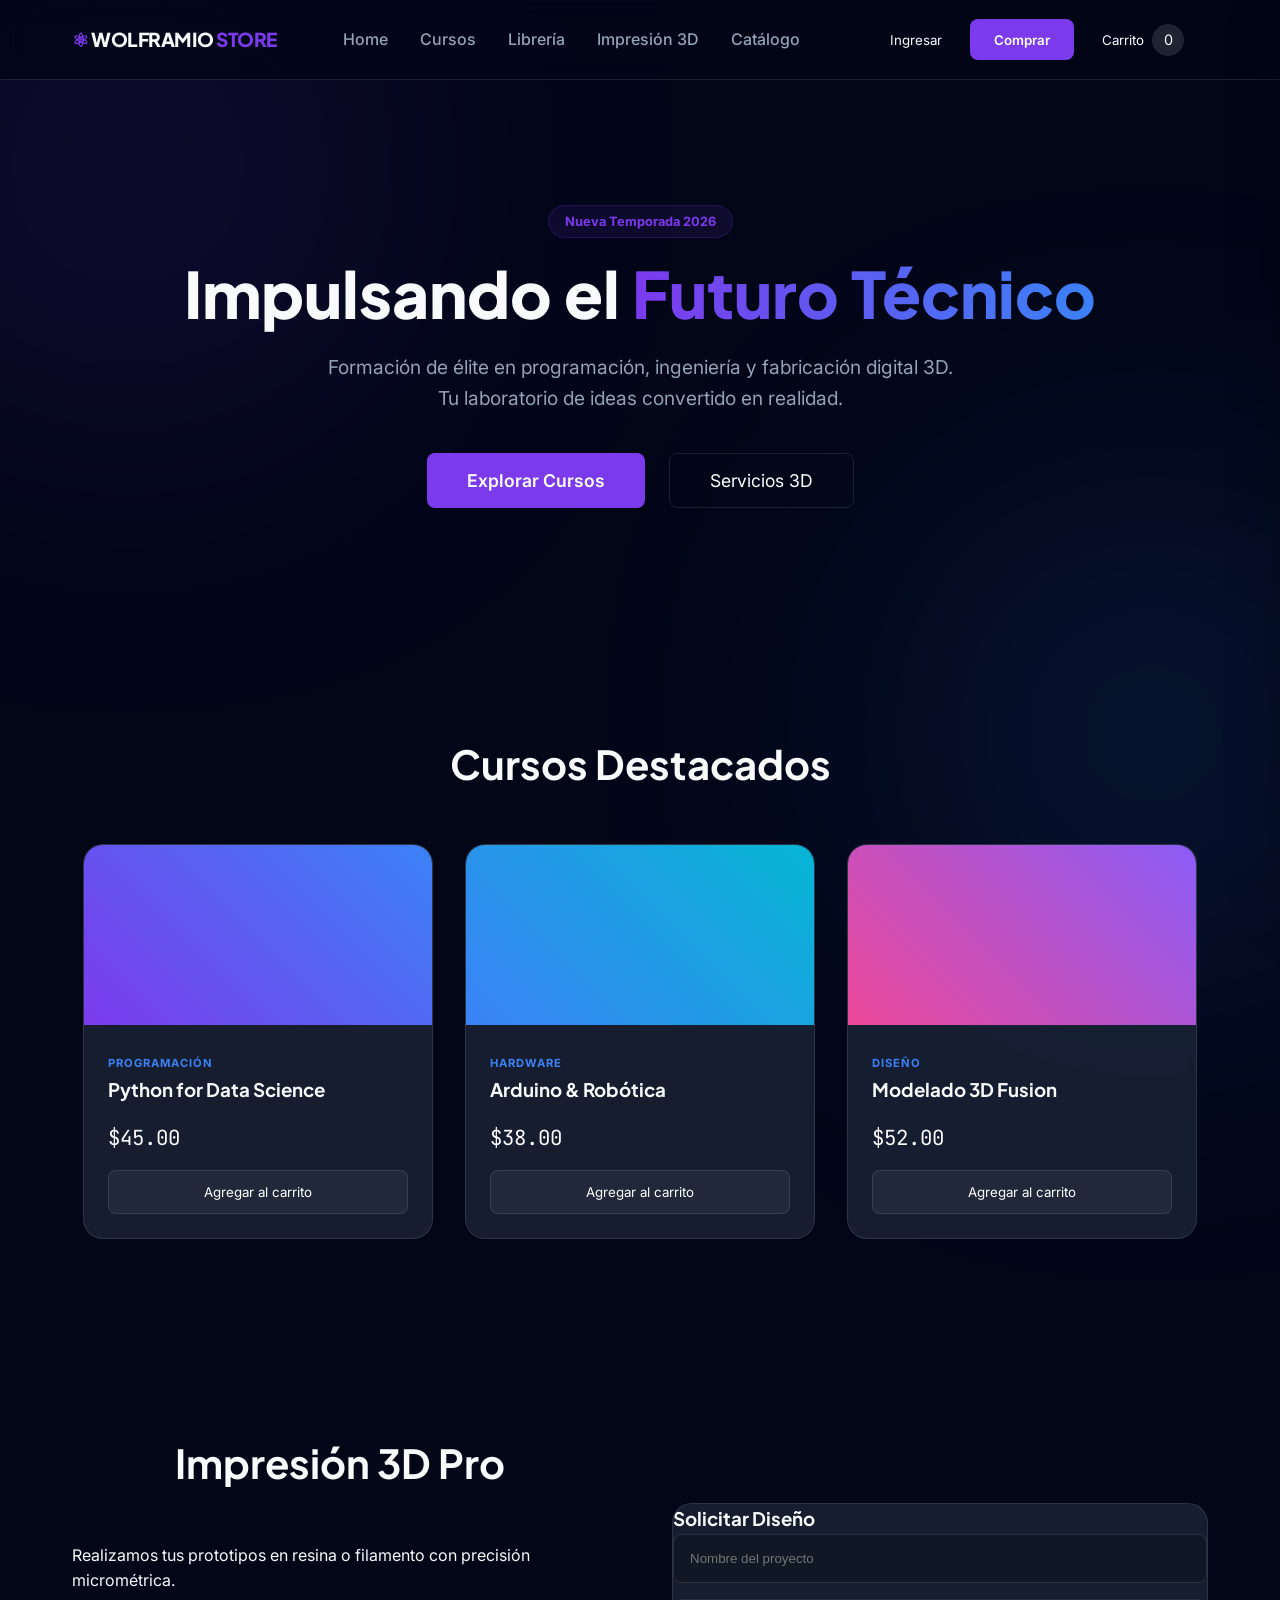
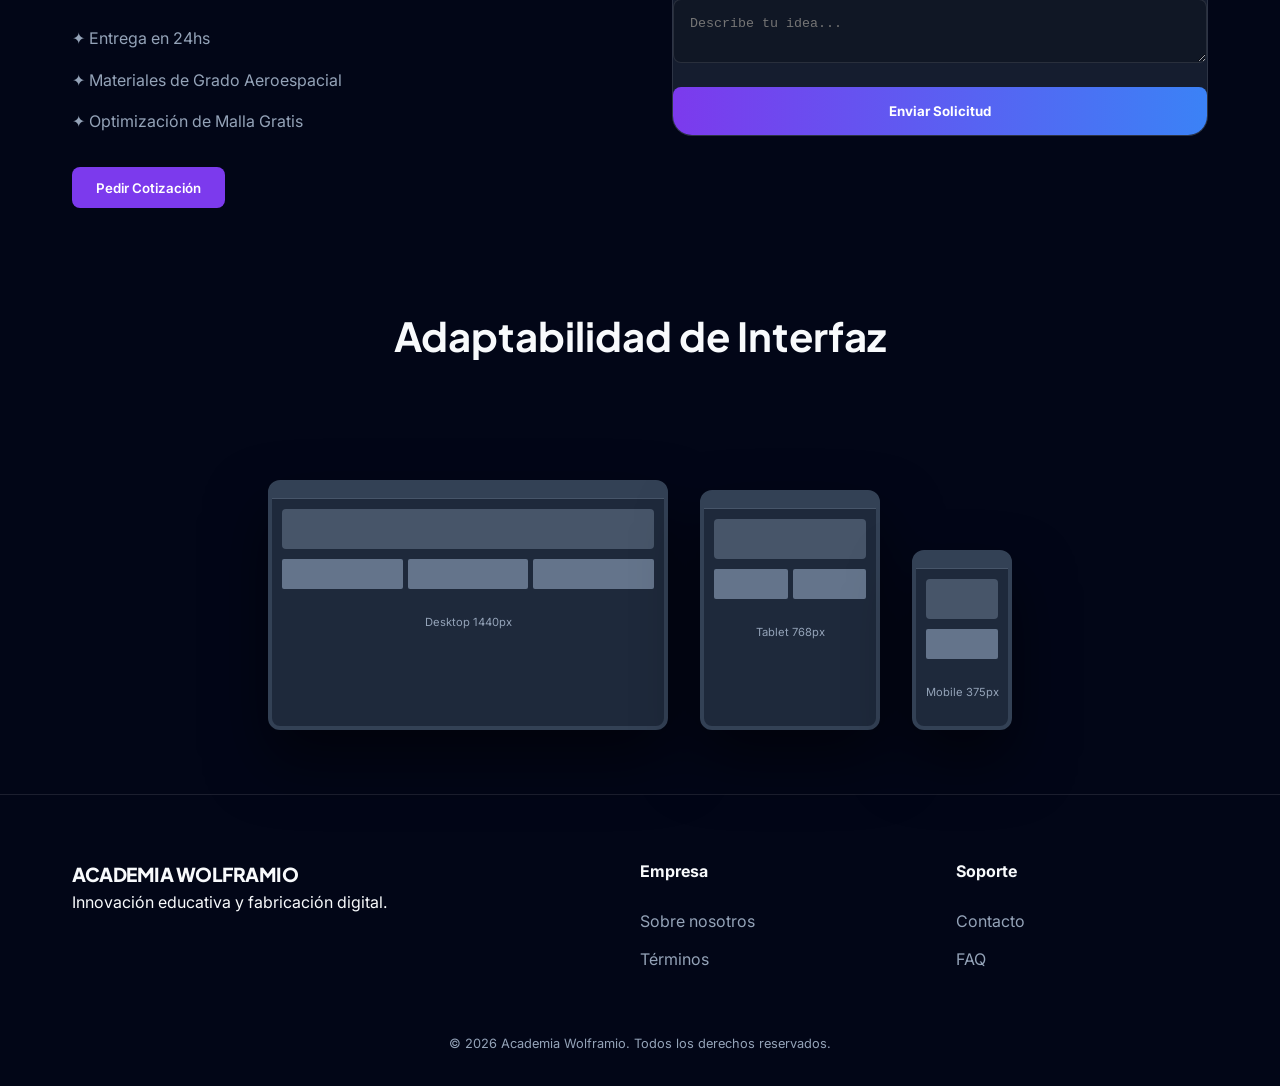
<file: index.html>
<!DOCTYPE html>
<html lang="es">
<head>
    <meta charset="UTF-8">
    <meta name="viewport" content="width=device-width, initial-scale=1.0">
    <title>Academia Wolframio | Propuesta Tecnológica</title>
    <link rel="stylesheet" href="styles.css">
    <link href="https://fonts.googleapis.com/css2?family=Plus+Jakarta+Sans:wght@400;600;800&family=Inter:wght@300;400;600&family=JetBrains+Mono&display=swap" rel="stylesheet">
</head>
<body>
    <div class="glow-bg top-left"></div>
    <div class="glow-bg bottom-right"></div>

    <nav class="navbar">
        <div class="container nav-container">
            <div class="logo">
                <span class="icon">⚛</span> WOLFRAMIO <span>STORE</span>
            </div>
            <ul class="nav-links">
                <li><a href="#home">Home</a></li>
                <li><a href="#cursos">Cursos</a></li>
                <li><a href="#libreria">Librería</a></li>
                <li><a href="#3d">Impresión 3D</a></li>
                <li><a href="catalogo.html">Catálogo</a></li>
            </ul>
            <div class="nav-actions">
                <button class="btn-secondary">Ingresar</button>
                <button class="btn-primary">Comprar</button>
                <button id="abrirCarrito" class="btn-secondary btn-cart">Carrito <span id="contador">0</span></button>
            </div>
        </div>
    </nav>

    <aside id="carritoPanel" class="carrito-panel">
        <div class="cart-header">
            <div>
                <h2>Tu carrito</h2>
                <p class="cart-count">Agrega productos para ver el total</p>
            </div>
        </div>
        <div id="carrito" class="cart-items">
            <p class="empty-cart">Tu carrito está vacío.</p>
        </div>
        <div class="cart-footer">
            <button id="comprar" class="btn-primary btn-full">Finalizar compra</button>
        </div>
    </aside>

    <header id="home" class="hero">
        <div class="container">
            <span class="badge">Nueva Temporada 2026</span>
            <h1>Impulsando el <span class="text-gradient">Futuro Técnico</span></h1>
            <p>Formación de élite en programación, ingeniería y fabricación digital 3D. Tu laboratorio de ideas convertido en realidad.</p>
            <div class="hero-btns">
                <button class="btn-primary btn-lg">Explorar Cursos</button>
                <button class="btn-outline btn-lg">Servicios 3D</button>
            </div>
        </div>
    </header>

    <section id="cursos" class="section">
        <div class="container">
            <h2 class="section-title">Cursos Destacados</h2>
            <div class="grid">
                <div class="card glass-card">
                    <div class="card-img" style="background: linear-gradient(45deg, #7c3aed, #3b82f6);"></div>
                    <div class="card-body">
                        <span class="tag">Programación</span>
                        <h3>Python for Data Science</h3>
                        <p class="price card-description">$45.00</p>
                        <button class="btn-card botonesproductos">Agregar al carrito</button>
                    </div>
                </div>
                <div class="card glass-card">
                    <div class="card-img" style="background: linear-gradient(45deg, #3b82f6, #06b6d4);"></div>
                    <div class="card-body">
                        <span class="tag">Hardware</span>
                        <h3>Arduino & Robótica</h3>
                        <p class="price card-description">$38.00</p>
                        <button class="btn-card botonesproductos">Agregar al carrito</button>
                    </div>
                </div>
                <div class="card glass-card">
                    <div class="card-img" style="background: linear-gradient(45deg, #ec4899, #8b5cf6);"></div>
                    <div class="card-body">
                        <span class="tag">Diseño</span>
                        <h3>Modelado 3D Fusion</h3>
                        <p class="price card-description">$52.00</p>
                        <button class="btn-card botonesproductos">Agregar al carrito</button>
                    </div>
                </div>
            </div>
        </div>
    </section>

    <section id="3d" class="section section-alt">
        <div class="container">
            <div class="split-layout">
                <div class="info-3d">
                    <h2 class="section-title left">Impresión 3D Pro</h2>
                    <p>Realizamos tus prototipos en resina o filamento con precisión micrométrica.</p>
                    <div class="feature-list">
                        <div class="feat">✦ Entrega en 24hs</div>
                        <div class="feat">✦ Materiales de Grado Aeroespacial</div>
                        <div class="feat">✦ Optimización de Malla Gratis</div>
                    </div>
                    <button class="btn-primary">Pedir Cotización</button>
                </div>
                <div class="form-card glass-card">
                    <h3>Solicitar Diseño</h3>
                    <div class="input-group">
                        <input type="text" placeholder="Nombre del proyecto">
                        <textarea placeholder="Describe tu idea..."></textarea>
                        <button class="btn-glow-full">Enviar Solicitud</button>
                    </div>
                </div>
            </div>
        </div>
    </section>

    <section class="showcase">
        <div class="container">
            <h2 class="section-title">Adaptabilidad de Interfaz</h2>
            <div class="mockup-container">
                <div class="mockup desktop">
                    <div class="mockup-header"></div>
                    <div class="mockup-content">
                        <div class="m-hero"></div>
                        <div class="m-grid"><span></span><span></span><span></span></div>
                    </div>
                    <p class="label">Desktop 1440px</p>
                </div>
                <div class="mockup tablet">
                    <div class="mockup-header"></div>
                    <div class="mockup-content">
                        <div class="m-hero"></div>
                        <div class="m-grid"><span></span><span></span></div>
                    </div>
                    <p class="label">Tablet 768px</p>
                </div>
                <div class="mockup mobile">
                    <div class="mockup-header"></div>
                    <div class="mockup-content">
                        <div class="m-hero"></div>
                        <div class="m-grid"><span></span></div>
                    </div>
                    <p class="label">Mobile 375px</p>
                </div>
            </div>
        </div>
    </section>

    <footer class="footer">
        <div class="container footer-grid">
            <div class="footer-info">
                <div class="logo">ACADEMIA WOLFRAMIO</div>
                <p>Innovación educativa y fabricación digital.</p>
            </div>
            <div class="footer-links">
                <h4>Empresa</h4>
                <a href="#">Sobre nosotros</a>
                <a href="#">Términos</a>
            </div>
            <div class="footer-links">
                <h4>Soporte</h4>
                <a href="#">Contacto</a>
                <a href="#">FAQ</a>
            </div>
        </div>
        <div class="copyright">
            © 2026 Academia Wolframio. Todos los derechos reservados.
        </div>
    </footer>

    <script src="carrito.js"></script>
    <script src="script.js"></script>
</body>
</html>
</file>
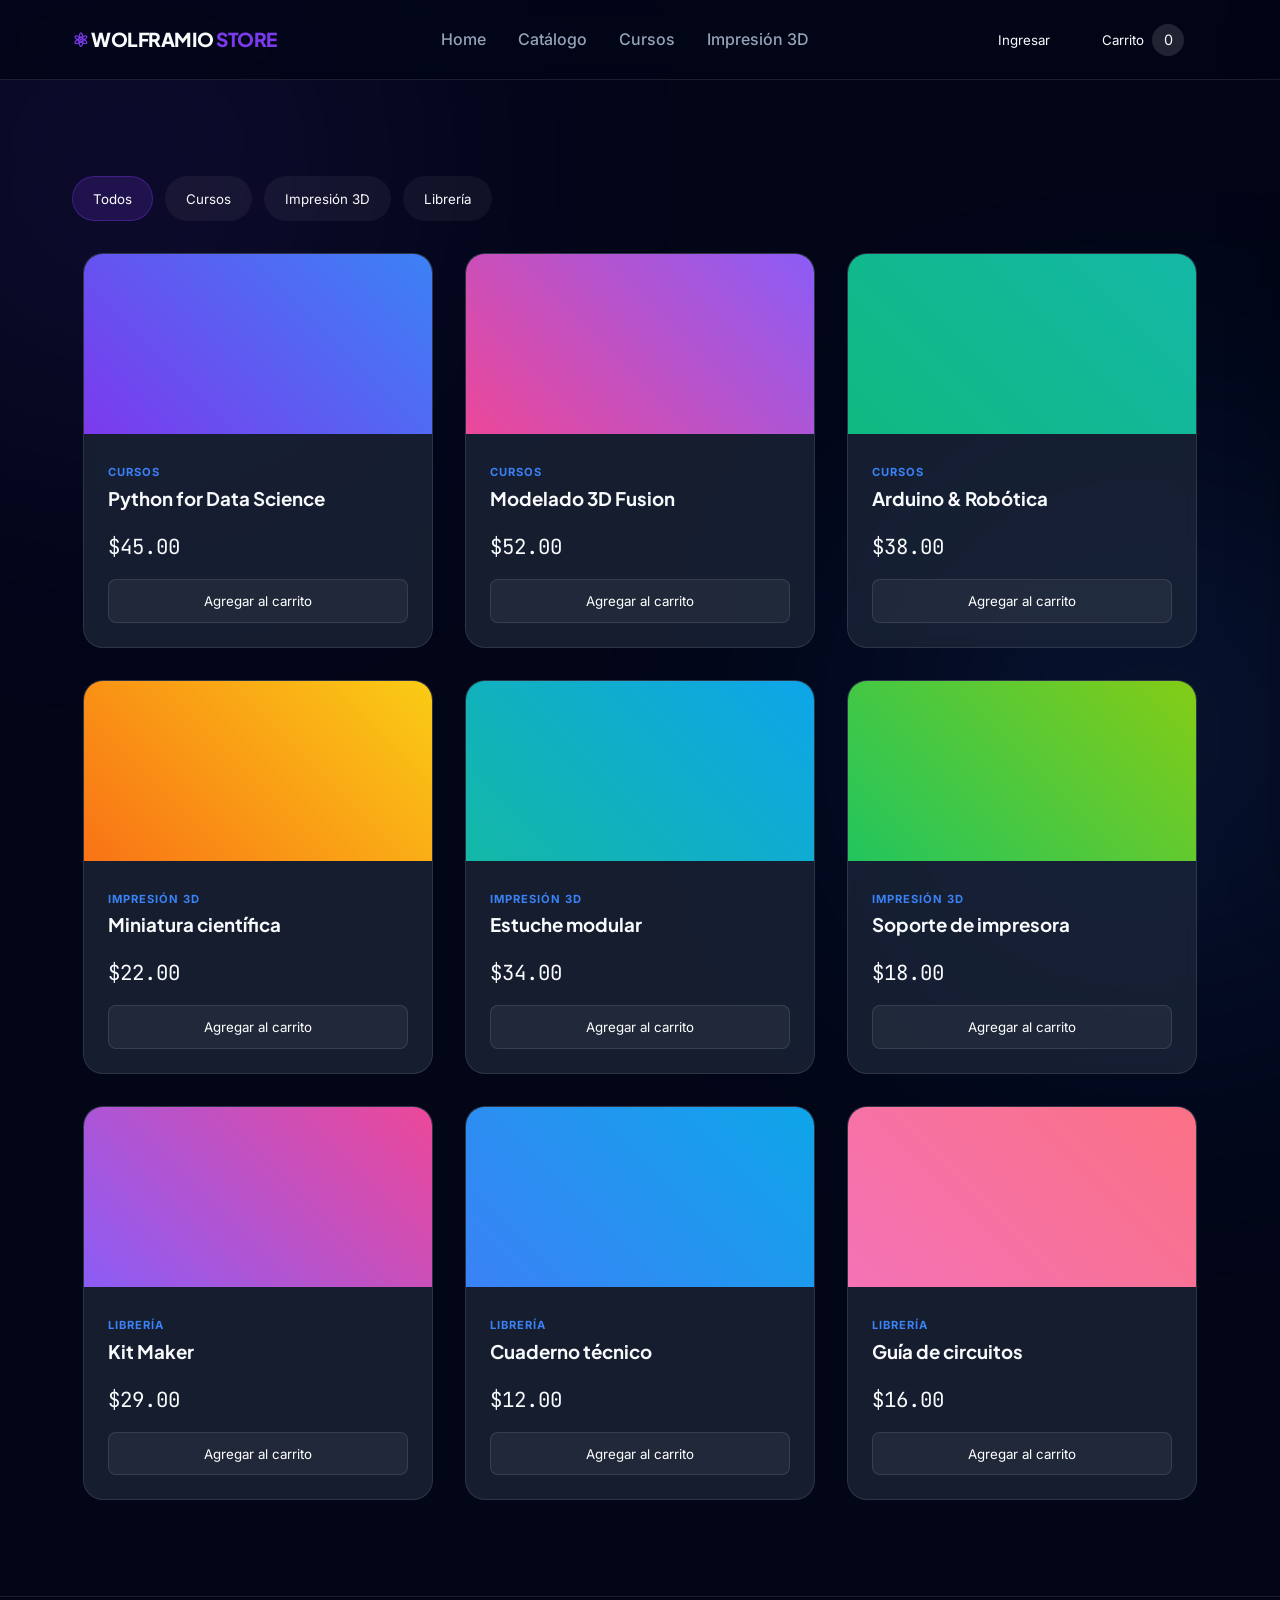
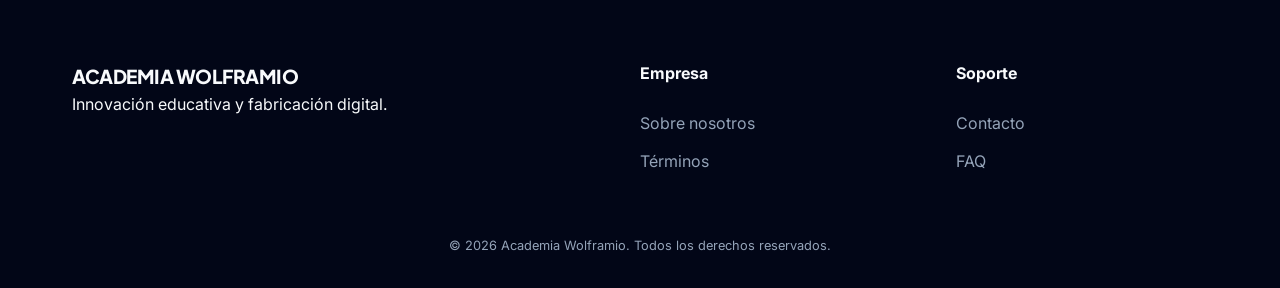
<file: catalogo.html>
<!DOCTYPE html>
<html lang="es">
<head>
    <meta charset="UTF-8">
    <meta name="viewport" content="width=device-width, initial-scale=1.0">
    <title>Catálogo | Academia Wolframio</title>
    <link rel="stylesheet" href="styles.css">
    <link href="https://fonts.googleapis.com/css2?family=Plus+Jakarta+Sans:wght@400;600;800&family=Inter:wght@300;400;600&family=JetBrains+Mono&display=swap" rel="stylesheet">
</head>
<body>
    <div class="glow-bg top-left"></div>
    <div class="glow-bg bottom-right"></div>

    <nav class="navbar">
        <div class="container nav-container">
            <div class="logo">
                <span class="icon">⚛</span> WOLFRAMIO <span>STORE</span>
            </div>
            <ul class="nav-links">
                <li><a href="index.html">Home</a></li>
                <li><a href="catalogo.html">Catálogo</a></li>
                <li><a href="#cursos">Cursos</a></li>
                <li><a href="#impresion">Impresión 3D</a></li>
            </ul>
            <div class="nav-actions">
                <button class="btn-secondary">Ingresar</button>
                <button id="abrirCarrito" class="btn-secondary btn-cart">Carrito <span id="contador">0</span></button>
            </div>
        </div>
    </nav>

    <aside id="carritoPanel" class="carrito-panel">
        <span class="cross-panel">╳</span>
        <div class="cart-header">
            <div>
                <h2>Tu carrito</h2>
                <p class="cart-count">Agrega productos para ver el total</p>
            </div>
        </div>
        <div id="carrito" class="cart-items">
            <p class="empty-cart">Tu carrito está vacío.</p>
        </div>
        <div class="cart-footer">
            <button id="comprar" class="btn-primary btn-full">Finalizar compra</button>
        </div>
    </aside>

    <main class="section">
        <div class="container">
            <div class="category-filters">
                <button class="category-btn active" data-category="todos">Todos</button>
                <button class="category-btn" data-category="cursos">Cursos</button>
                <button class="category-btn" data-category="impresion">Impresión 3D</button>
                <button class="category-btn" data-category="libreria">Librería</button>
            </div>

            <section class="grid catalog-grid">
                <div class="card glass-card" data-category="cursos">
                    <div class="card-img" style="background: linear-gradient(45deg, #7c3aed, #3b82f6);">
                    </div>
                        
                    <div class="card-body">
                        <span class="tag">Cursos</span>
                        <h3>Python for Data Science</h3>
                        <p class="price card-description">$45.00</p>
                        <button class="btn-card botonesproductos">Agregar al carrito</button>
                    </div>
                </div>
                <div class="card glass-card" data-category="cursos">
                    <div class="card-img" style="background: linear-gradient(45deg, #ec4899, #8b5cf6);">
                        
                    </div>
                    <div class="card-body">
                        <span class="tag">Cursos</span>
                        <h3>Modelado 3D Fusion</h3>
                        <p class="price card-description">$52.00</p>
                        <button class="btn-card botonesproductos">Agregar al carrito</button>
                    </div>
                </div>
                <div class="card glass-card" data-category="cursos">
                    <div class="card-img" style="background: linear-gradient(45deg, #10b981, #14b8a6);">
                    </div>
                    <div class="card-body">
                        <span class="tag">Cursos</span>
                        <h3>Arduino & Robótica</h3>
                        <p class="price card-description">$38.00</p>
                        <button class="btn-card botonesproductos">Agregar al carrito</button>
                    </div>
                </div>
                <div class="card glass-card" data-category="impresion">
                    <div class="card-img" style="background: linear-gradient(45deg, #f97316, #facc15);">
                    </div>
                    <div class="card-body">
                        <span class="tag">Impresión 3D</span>
                        <h3>Miniatura científica</h3>
                        <p class="price card-description">$22.00</p>
                        <button class="btn-card botonesproductos">Agregar al carrito</button>
                    </div>
                </div>
                <div class="card glass-card" data-category="impresion">
                    <div class="card-img" style="background: linear-gradient(45deg, #14b8a6, #0ea5e9);">

                    </div>
                    <div class="card-body">
                        <span class="tag">Impresión 3D</span>
                        <h3>Estuche modular</h3>
                        <p class="price card-description">$34.00</p>
                        <button class="btn-card botonesproductos">Agregar al carrito</button>
                    </div>
                </div>
                <div class="card glass-card" data-category="impresion">
                    <div class="card-img" style="background: linear-gradient(45deg, #22c55e, #84cc16);">
                    </div>
                    <div class="card-body">
                        <span class="tag">Impresión 3D</span>
                        <h3>Soporte de impresora</h3>
                        <p class="price card-description">$18.00</p>
                        <button class="btn-card botonesproductos">Agregar al carrito</button>
                    </div>
                </div>
                <div class="card glass-card" data-category="libreria">
                    <div class="card-img" style="background: linear-gradient(45deg, #8b5cf6, #ec4899);">
                    </div>
                    <div class="card-body">
                        <span class="tag">Librería</span>
                        <h3>Kit Maker</h3>
                        <p class="price card-description">$29.00</p>
                        <button class="btn-card botonesproductos">Agregar al carrito</button>
                    </div>
                </div>
                <div class="card glass-card" data-category="libreria">
                    <div class="card-img" style="background: linear-gradient(45deg, #3b82f6, #0ea5e9);">
                    </div>
                    <div class="card-body">
                        <span class="tag">Librería</span>
                        <h3>Cuaderno técnico</h3>
                        <p class="price card-description">$12.00</p>
                        <button class="btn-card botonesproductos">Agregar al carrito</button>
                    </div>
                </div>
                <div class="card glass-card" data-category="libreria">
                    <div class="card-img" style="background: linear-gradient(45deg, #f472b6, #fb7185);">
                        
                    </div>
                    <div class="card-body">
                        <span class="tag">Librería</span>
                        <h3>Guía de circuitos</h3>
                        <p class="price card-description">$16.00</p>
                        <button class="btn-card botonesproductos">Agregar al carrito</button>
                    </div>
                </div>
            </section>
            <p id="noResults" class="empty-cart" style="display:none;">No se encontraron productos.</p>
        </div>
    </main>

    <footer class="footer">
        <div class="container footer-grid">
            <div class="footer-info">
                <div class="logo">ACADEMIA WOLFRAMIO</div>
                <p>Innovación educativa y fabricación digital.</p>
            </div>
            <div class="footer-links">
                <h4>Empresa</h4>
                <a href="#">Sobre nosotros</a>
                <a href="#">Términos</a>
            </div>
            <div class="footer-links">
                <h4>Soporte</h4>
                <a href="#">Contacto</a>
                <a href="#">FAQ</a>
            </div>
        </div>
        <div class="copyright">
            © 2026 Academia Wolframio. Todos los derechos reservados.
        </div>
    </footer>

    <script src="carrito.js"></script>
    <script src="script.js"></script>
</body>
</html>
</file>
<file: styles.css>
:root {
    --bg-deep: #020617;
    --bg-dark: #0f172a;
    --glass: rgba(30, 41, 59, 0.7);
    --glass-border: rgba(255, 255, 255, 0.1);
    --primary: #7c3aed; /* Violeta */
    --secondary: #3b82f6; /* Azul Eléctrico */
    --text-white: #f8fafc;
    --text-gray: #94a3b8;
    --accent-glow: rgba(124, 58, 237, 0.4);
    --transition: all 0.3s cubic-bezier(0.4, 0, 0.2, 1);
}

/* Base Styles */
* {
    margin: 0;
    padding: 0;
    box-sizing: border-box;
}

html {
    scroll-behavior: smooth;
}

body {
    background-color: var(--bg-deep);
    color: var(--text-white);
    font-family: 'Inter', sans-serif;
    overflow-x: hidden;
    line-height: 1.6;
}

h1, h2, h3, .logo {
    font-family: 'Plus Jakarta Sans', sans-serif;
}

.container {
    max-width: 1200px;
    margin: 0 auto;
    padding: 0 2rem;
}

.text-gradient {
    background: linear-gradient(90deg, var(--primary), var(--secondary));
    -webkit-background-clip: text;
    -webkit-text-fill-color: transparent;
}

/* Background Glows */
.glow-bg {
    position: fixed;
    width: 40vw;
    height: 40vw;
    border-radius: 50%;
    background: var(--primary);
    filter: blur(150px);
    opacity: 0.15;
    z-index: -1;
    pointer-events: none;
}
.top-left { top: -10%; left: -10%; }
.bottom-right { bottom: -10%; right: -10%; background: var(--secondary); }

/* Navbar */
.navbar {
    height: 80px;
    display: flex;
    align-items: center;
    background: rgba(2, 6, 23, 0.8);
    backdrop-filter: blur(12px);
    border-bottom: 1px solid var(--glass-border);
    position: sticky;
    top: 0;
    z-index: 100;
}

.nav-container {
    display: flex;
    justify-content: space-between;
    align-items: center;
    width: 100%;
}

.logo {
    font-weight: 800;
    font-size: 1.2rem;
    letter-spacing: -0.5px;
}

.logo span { color: var(--primary); }

.nav-links {
    display: flex;
    list-style: none;
    gap: 2rem;
}

.nav-links a {
    color: var(--text-gray);
    text-decoration: none;
    font-weight: 500;
    transition: var(--transition);
}

.nav-links a:hover {
    color: var(--primary);
}

/* Buttons */
button {
    cursor: pointer;
    font-family: 'Inter', sans-serif;
    border: none;
    border-radius: 8px;
    transition: var(--transition);
}

.btn-cart {
    display: inline-flex;
    align-items: center;
    gap: 0.5rem;
}

.btn-cart span {
    display: inline-flex;
    align-items: center;
    justify-content: center;
    min-width: 2rem;
    min-height: 2rem;
    border-radius: 999px;
    background: rgba(255,255,255,0.12);
    color: var(--text-white);
    font-size: 0.9rem;
}

.cross-panel {
    position: absolute;
    width: 40px;
    padding: 10px;
    top: 1rem;
    right: 1rem;
    color: var(--text-gray);
    font-size: 1.2rem;
    cursor: pointer;
    transition: .3s ease;
}

.cross-panel:hover {
    color: var(--primary);
    transform: rotate(30deg);
}

.carrito-panel {
    position: fixed;
    top: 0;
    right: -420px;
    width: 380px;
    max-width: 95vw;
    height: 100vh;
    background: rgba(5, 12, 34, 0.96);
    backdrop-filter: blur(24px);
    border-left: 1px solid rgba(255, 255, 255, 0.08);
    box-shadow: -24px 0 60px rgba(0, 0, 0, 0.35);
    padding: 1.5rem;
    display: flex;
    flex-direction: column;
    gap: 1rem;
    transition: right 0.35s ease;
    z-index: 120;
}

.carrito-panel.abierto {
    right: 0;
}

.cart-header {
    display: flex;
    flex-direction: column;
    gap: 0.35rem;
}

.cart-header h2 {
    font-size: 1.8rem;
}

.cart-count {
    color: var(--text-gray);
    font-size: 0.95rem;
}

.cart-items {
    flex: 1;
    overflow-y: auto;
    display: flex;
    flex-direction: column;
    gap: 1rem;
    padding-right: 0.5rem;
}

.itemCarrito {
    display: grid;
    grid-template-columns: 1fr auto auto;
    gap: 0.75rem;
    align-items: center;
    background: rgba(255, 255, 255, 0.05);
    border: 1px solid rgba(255, 255, 255, 0.08);
    padding: 1rem;
    border-radius: 16px;
}

.itemCarrito p {
    margin: 0;
    font-size: 0.95rem;
}

.itemCarrito button {
    width: 2.4rem;
    height: 2.4rem;
    border-radius: 999px;
    background: rgba(248, 250, 252, 0.08);
    color: var(--text-white);
    font-size: 1rem;
}

.cart-footer {
    margin-top: auto;
}

.btn-full {
    width: 100%;
    padding: 1rem;
}

.empty-cart {
    color: var(--text-gray);
    text-align: center;
    padding: 2rem 0;
}

.btn-primary {
    background: var(--primary);
    color: white;
    padding: 0.8rem 1.5rem;
    font-weight: 600;
}

.btn-primary:hover {
    background: #6d28d9;
    box-shadow: 0 0 20px var(--accent-glow);
    transform: translateY(-2px);
}

.btn-secondary {
    background: transparent;
    color: var(--text-white);
    padding: 0.8rem 1.5rem;
}

.btn-outline {
    background: transparent;
    border: 1px solid var(--glass-border);
    color: white;
    padding: 1rem 2rem;
}

.btn-lg {
    font-size: 1.1rem;
    padding: 1rem 2.5rem;
}

/* Hero Section */
.hero {
    padding: 8rem 0;
    text-align: center;
}

.badge {
    background: rgba(124, 58, 237, 0.1);
    color: var(--primary);
    padding: 0.5rem 1rem;
    border-radius: 20px;
    font-size: 0.8rem;
    font-weight: 700;
    border: 1px solid rgba(124, 58, 237, 0.2);
}

.hero h1 {
    font-size: 4rem;
    margin: 1.5rem 0;
    line-height: 1.1;
    font-weight: 800;
}

.hero p {
    color: var(--text-gray);
    font-size: 1.2rem;
    max-width: 650px;
    margin: 0 auto 2.5rem;
}

.hero-btns {
    display: flex;
    gap: 1.5rem;
    justify-content: center;
}

/* Cards Section */


.card {
    flex: 1 1 300px; /* ancho base de cada card */
    max-width: 350px; /* evita que se estiren demasiado */
}


.section { padding: 6rem 0; }
.section-title {
    font-size: 2.5rem;
    text-align: center;
    margin-bottom: 3rem;
}

.catalog-header {
    display: flex;
    flex-wrap: wrap;
    justify-content: space-between;
    gap: 1.5rem;
    margin-bottom: 2rem;
}

.catalog-header .subtitle {
    color: var(--text-gray);
    max-width: 500px;
    margin-top: 0.75rem;
    line-height: 1.6;
}

.search-bar {
    width: 100%;
    max-width: 420px;
}

.search-bar input {
    width: 100%;
    padding: 1rem 1.25rem;
    border-radius: 16px;
    border: 1px solid rgba(255,255,255,0.12);
    background: rgba(255,255,255,0.05);
    color: var(--text-white);
    font-size: 0.95rem;
}

.search-bar input::placeholder {
    color: rgba(255,255,255,0.55);
}

.category-filters {
    display: flex;
    flex-wrap: wrap;
    gap: 0.75rem;
    margin-bottom: 2rem;
}

.category-btn {
    padding: 0.85rem 1.25rem;
    border-radius: 999px;
    background: rgba(255,255,255,0.05);
    color: var(--text-white);
    border: 1px solid transparent;
    transition: var(--transition);
}

.category-btn:hover,
.category-btn.active {
    background: rgba(124, 58, 237, 0.18);
    border-color: rgba(124, 58, 237, 0.35);
    color: white;
}

.grid {
    display: flex;
    flex-wrap: wrap;
    gap: 2rem;
    justify-content: center;
}

.glass-card {
    background: var(--glass);
    backdrop-filter: blur(10px);
    border: 1px solid var(--glass-border);
    border-radius: 20px;
    overflow: hidden;
    transition: var(--transition);
}

.glass-card:hover {
    border-color: var(--primary);
    transform: translateY(-10px);
    box-shadow: 0 20px 40px rgba(0,0,0,0.4);
}

.card-img { height: 180px; width: 100%; }
.card-body { padding: 1.5rem; }

.tag {
    font-size: 0.7rem;
    text-transform: uppercase;
    color: var(--secondary);
    font-weight: 700;
    letter-spacing: 1px;
}

.price {
    font-family: 'JetBrains Mono', monospace;
    font-size: 1.3rem;
    color: var(--text-white);
    margin: 1rem 0;
}

.btn-card {
    width: 100%;
    padding: 0.8rem;
    background: rgba(255,255,255,0.05);
    color: white;
    border: 1px solid var(--glass-border);
}

/* 3D Section */
.split-layout {
    display: grid;
    grid-template-columns: 1fr 1fr;
    gap: 4rem;
    align-items: center;
}

.feature-list { margin: 2rem 0; }
.feat { margin-bottom: 1rem; color: var(--text-gray); }

.input-group input, .input-group textarea {
    width: 100%;
    background: rgba(0,0,0,0.2);
    border: 1px solid var(--glass-border);
    padding: 1rem;
    border-radius: 8px;
    color: white;
    margin-bottom: 1rem;
}

.btn-glow-full {
    width: 100%;
    background: linear-gradient(90deg, var(--primary), var(--secondary));
    color: white;
    padding: 1rem;
    font-weight: 700;
}

/* Showcase / Mockups */
.mockup-container {
    display: flex;
    justify-content: center;
    align-items: flex-end;
    gap: 2rem;
    padding: 4rem 0;
}

.mockup {
    background: #1e293b;
    border-radius: 12px;
    border: 4px solid #334155;
    position: relative;
    box-shadow: 0 30px 60px rgba(0,0,0,0.5);
}

.mockup-header {
    height: 15px;
    background: #334155;
    border-bottom: 1px solid #475569;
}

.mockup-content { padding: 10px; }
.m-hero { height: 40px; background: #475569; border-radius: 4px; margin-bottom: 10px; }
.m-grid { display: flex; gap: 5px; }
.m-grid span { flex: 1; height: 30px; background: #64748b; border-radius: 2px; }

.desktop { width: 400px; height: 250px; }
.tablet { width: 180px; height: 240px; }
.mobile { width: 100px; height: 180px; }

.label {
    text-align: center;
    font-size: 0.7rem;
    margin-top: 15px;
    color: var(--text-gray);
}

/* Footer */
.footer {
    background: #020617;
    padding: 4rem 0 2rem;
    border-top: 1px solid var(--glass-border);
}

.footer-grid {
    display: grid;
    grid-template-columns: 2fr 1fr 1fr;
    gap: 4rem;
}

.footer-links h4 { margin-bottom: 1.5rem; }
.footer-links a {
    display: block;
    color: var(--text-gray);
    text-decoration: none;
    margin-bottom: 0.8rem;
}

.copyright {
    text-align: center;
    padding-top: 3rem;
    font-size: 0.8rem;
    color: var(--text-gray);
}

/* RESPONSIVE */
@media (max-width: 1024px) {
    .hero h1 { font-size: 3rem; }
    .split-layout { grid-template-columns: 1fr; }
    .mockup-container { transform: scale(0.8); }
}

@media (max-width: 768px) {
    .nav-links { display: none; }
    .hero h1 { font-size: 2.5rem; }
    .footer-grid { grid-template-columns: 1fr; text-align: center; }
    .mockup-container { flex-direction: column; align-items: center; }
}
</file>
